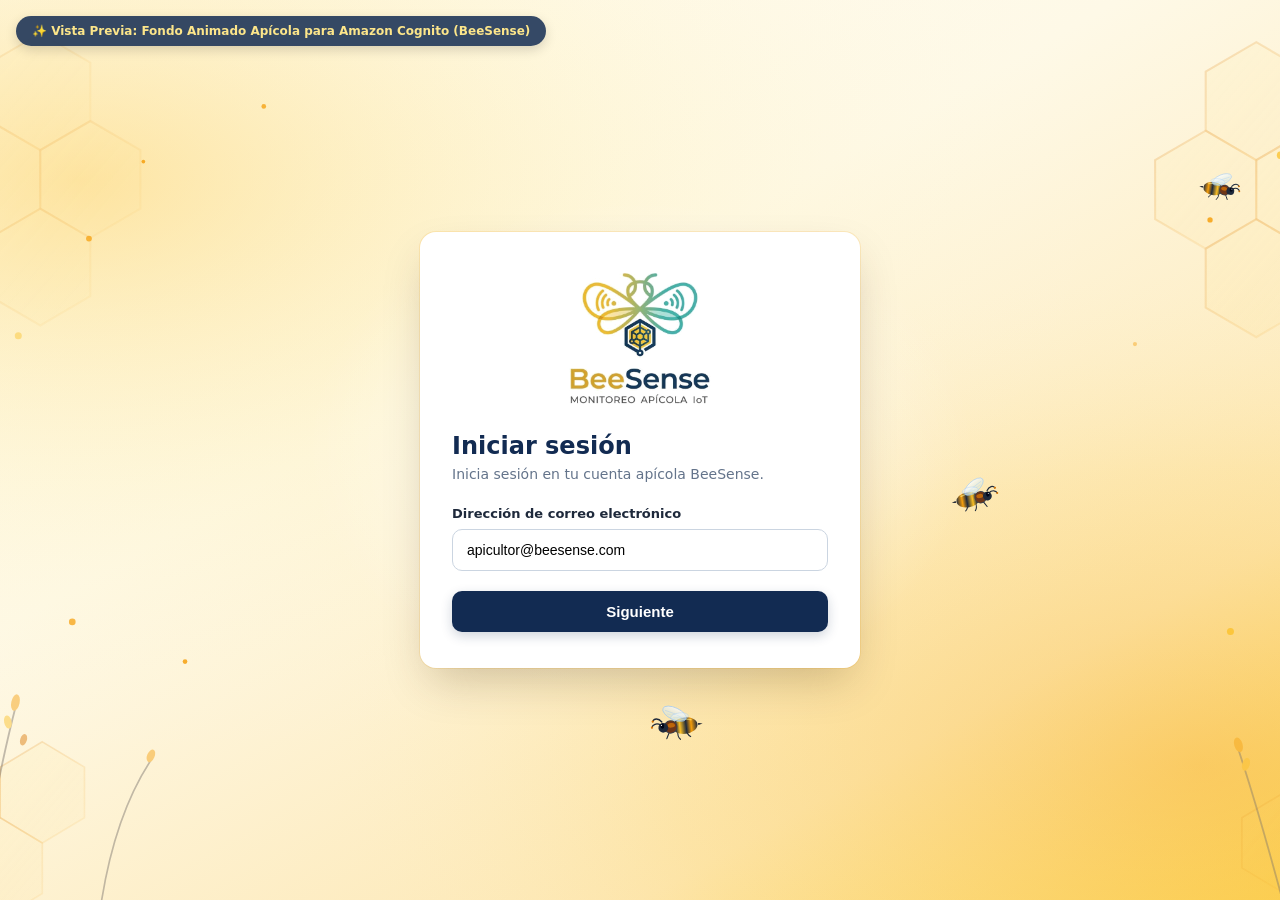
<file: preview-fondo-cognito.html>
<!DOCTYPE html>
<html lang="es">
<head>
  <meta charset="UTF-8">
  <title>Vista Previa - Fondo Animado Apícola para Amazon Cognito</title>
  <style>
    * { margin: 0; padding: 0; box-sizing: border-box; }
    body, html {
      width: 100%;
      height: 100%;
      overflow: hidden;
      font-family: system-ui, -apple-system, sans-serif;
    }
    .background-container {
      position: absolute;
      inset: 0;
      width: 100%;
      height: 100%;
      background-image: url('./assets/fondo-cognito-animado.svg');
      background-size: cover;
      background-position: center;
      display: flex;
      align-items: center;
      justify-content: center;
    }
    /* Simulación exacta del cuadro blanco de Amazon Cognito */
    .cognito-simulated-box {
      width: 90%;
      max-width: 440px;
      background: #ffffff;
      border-radius: 16px;
      box-shadow: 0 20px 45px -10px rgba(69, 42, 6, 0.25), 0 0 0 1px rgba(245, 158, 11, 0.15);
      padding: 36px 32px;
      text-align: left;
      position: relative;
      z-index: 10;
    }
    .logo-container {
      text-align: center;
      margin-bottom: 20px;
    }
    .logo-container img {
      width: 150px;
      height: auto;
    }
    h2 {
      font-size: 24px;
      font-weight: 800;
      color: #122B52;
      margin-bottom: 6px;
    }
    p {
      font-size: 14px;
      color: #64748B;
      margin-bottom: 24px;
    }
    label {
      font-size: 13px;
      font-weight: 700;
      color: #1E293B;
      display: block;
      margin-bottom: 8px;
    }
    input {
      width: 100%;
      padding: 12px 14px;
      border: 1px solid #CBD5E1;
      border-radius: 10px;
      font-size: 14px;
      margin-bottom: 20px;
      outline: none;
    }
    button {
      width: 100%;
      padding: 12px;
      background-color: #122B52;
      color: #ffffff;
      font-weight: 700;
      font-size: 15px;
      border: none;
      border-radius: 10px;
      cursor: pointer;
      box-shadow: 0 4px 12px rgba(18, 43, 82, 0.2);
    }
    .badge-info {
      position: absolute;
      top: 16px;
      left: 16px;
      background: rgba(18, 43, 82, 0.85);
      backdrop-filter: blur(8px);
      color: #FDE68A;
      padding: 8px 16px;
      border-radius: 20px;
      font-size: 12px;
      font-weight: 600;
      z-index: 50;
      box-shadow: 0 4px 12px rgba(0,0,0,0.15);
    }
  </style>
</head>
<body>
  <div class="badge-info">
    ✨ Vista Previa: Fondo Animado Apícola para Amazon Cognito (BeeSense)
  </div>

  <div class="background-container">
    <!-- Simulación del formulario de Cognito -->
    <div class="cognito-simulated-box">
      <div class="logo-container">
        <img src="./assets/logo-login.png" alt="BeeSense Logo">
      </div>
      <h2>Iniciar sesión</h2>
      <p>Inicia sesión en tu cuenta apícola BeeSense.</p>
      
      <label>Dirección de correo electrónico</label>
      <input type="email" placeholder="usuario@apicola.cl" value="apicultor@beesense.com" readonly>
      
      <button type="button">Siguiente</button>
    </div>
  </div>
</body>
</html>
</file>
